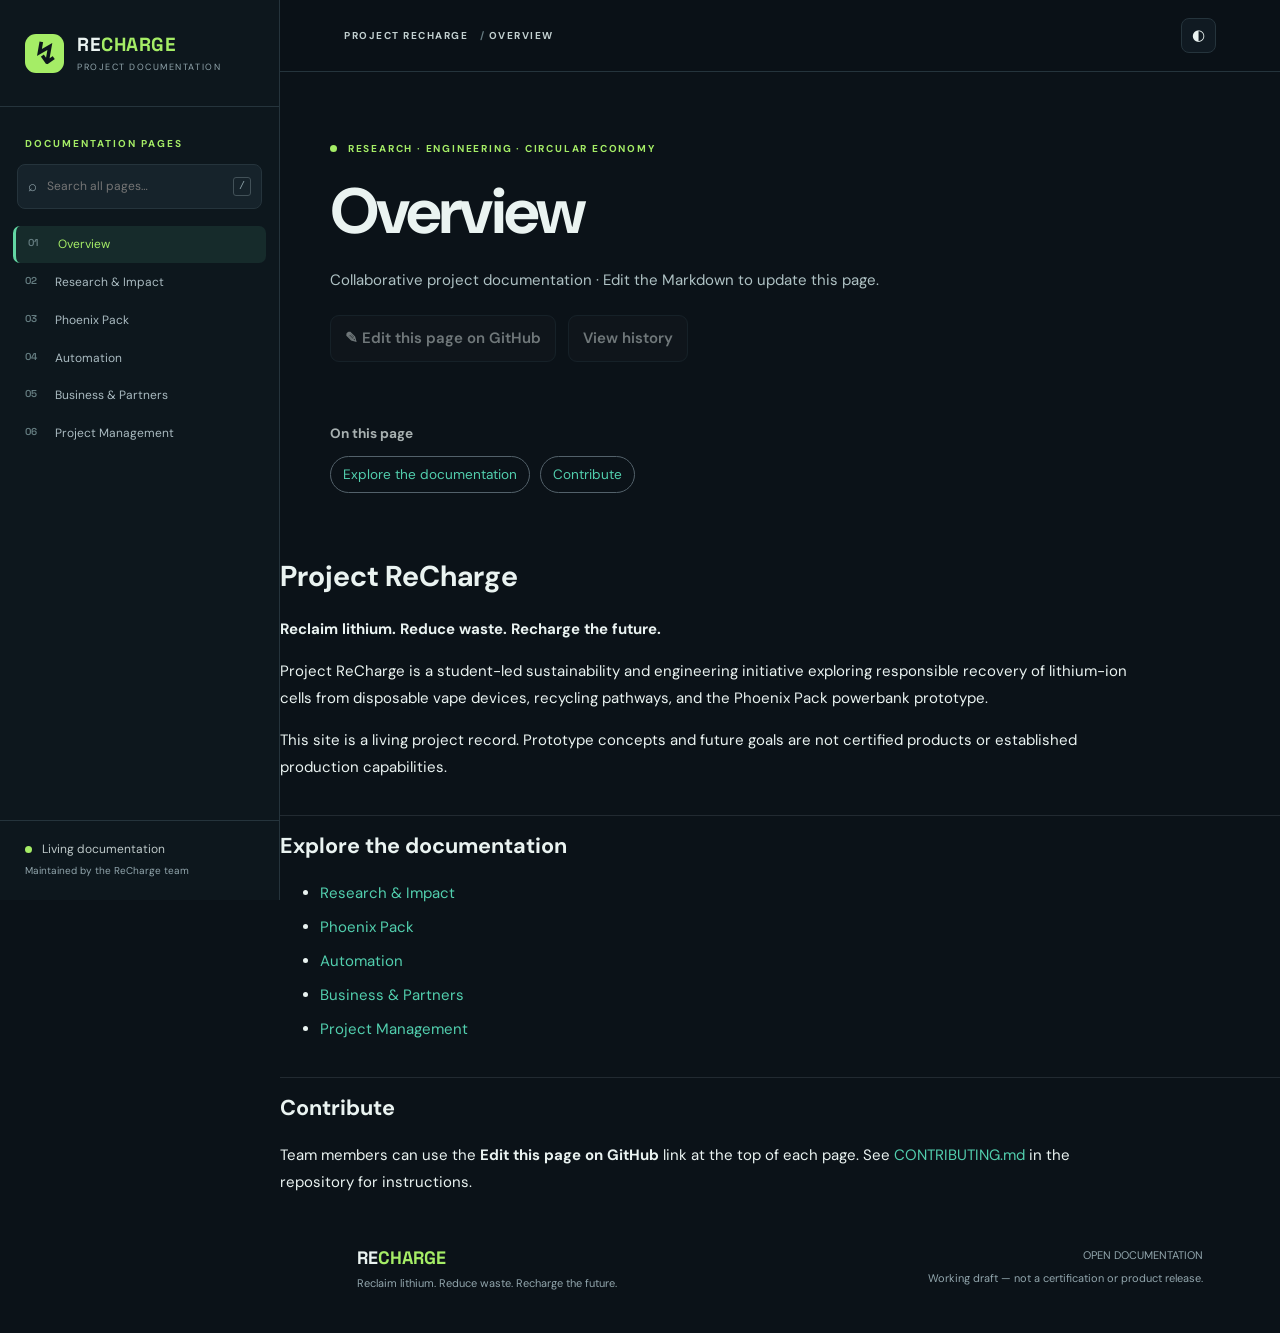
<file: index.html>
<!doctype html><html lang="en"><head><meta charset="utf-8"><meta name="viewport" content="width=device-width,initial-scale=1"><meta name="description" content="Project ReCharge Overview documentation"><title>Overview | Project ReCharge</title><link rel="stylesheet" href="styles.css"></head><body><div class="shell"><aside class="sidebar" id="sidebar"><a class="brand" href="index.html"><span class="brand-icon">↯</span><span><strong>RE<span class="accent">CHARGE</span></strong><small>PROJECT DOCUMENTATION</small></span></a><div class="side-label">DOCUMENTATION PAGES</div><div class="search-wrap"><span>⌕</span><input id="search" type="search" placeholder="Search all pages…" aria-label="Search documentation"><kbd>/</kbd></div><nav id="navigation"><a href="index.html" data-page="index.html"><span class="num">01</span><span>Overview</span></a><a href="research.html" data-page="research.html"><span class="num">02</span><span>Research &amp; Impact</span></a><a href="product.html" data-page="product.html"><span class="num">03</span><span>Phoenix Pack</span></a><a href="automation.html" data-page="automation.html"><span class="num">04</span><span>Automation</span></a><a href="business.html" data-page="business.html"><span class="num">05</span><span>Business &amp; Partners</span></a><a href="management.html" data-page="management.html"><span class="num">06</span><span>Project Management</span></a></nav><div class="side-footer"><span class="status-dot"></span> Living documentation<p>Maintained by the ReCharge team</p></div></aside><div class="main-column"><header class="topbar"><button class="menu-btn" id="menu" aria-label="Toggle navigation">☰</button><div class="crumb">PROJECT RECHARGE <span>/</span> OVERVIEW</div><div class="top-actions"><button id="theme" aria-label="Toggle theme">◐</button></div></header><main><section class="page-hero"><div class="eyebrow"><span class="live-dot"></span> RESEARCH · ENGINEERING · CIRCULAR ECONOMY</div><h1>Overview</h1><p class="hero-copy">Collaborative project documentation · Edit the Markdown to update this page.</p><div class="edit-actions"><a id="edit-link" href="#" target="_blank" rel="noopener noreferrer">✎ Edit this page on GitHub</a><a id="history-link" href="#" target="_blank" rel="noopener noreferrer">View history</a></div></section><div id="results" class="results" hidden></div><div id="page-content"><p>Loading documentation…</p></div><footer><div><strong>RE<span class="accent">CHARGE</span></strong><p>Reclaim lithium. Reduce waste. Recharge the future.</p></div><div><span>OPEN DOCUMENTATION</span><p>Working draft — not a certification or product release.</p></div></footer></main></div></div><div class="mobile-overlay" id="overlay"></div><script src="site-config.js"></script><script src="script.js"></script></body></html>
</file>
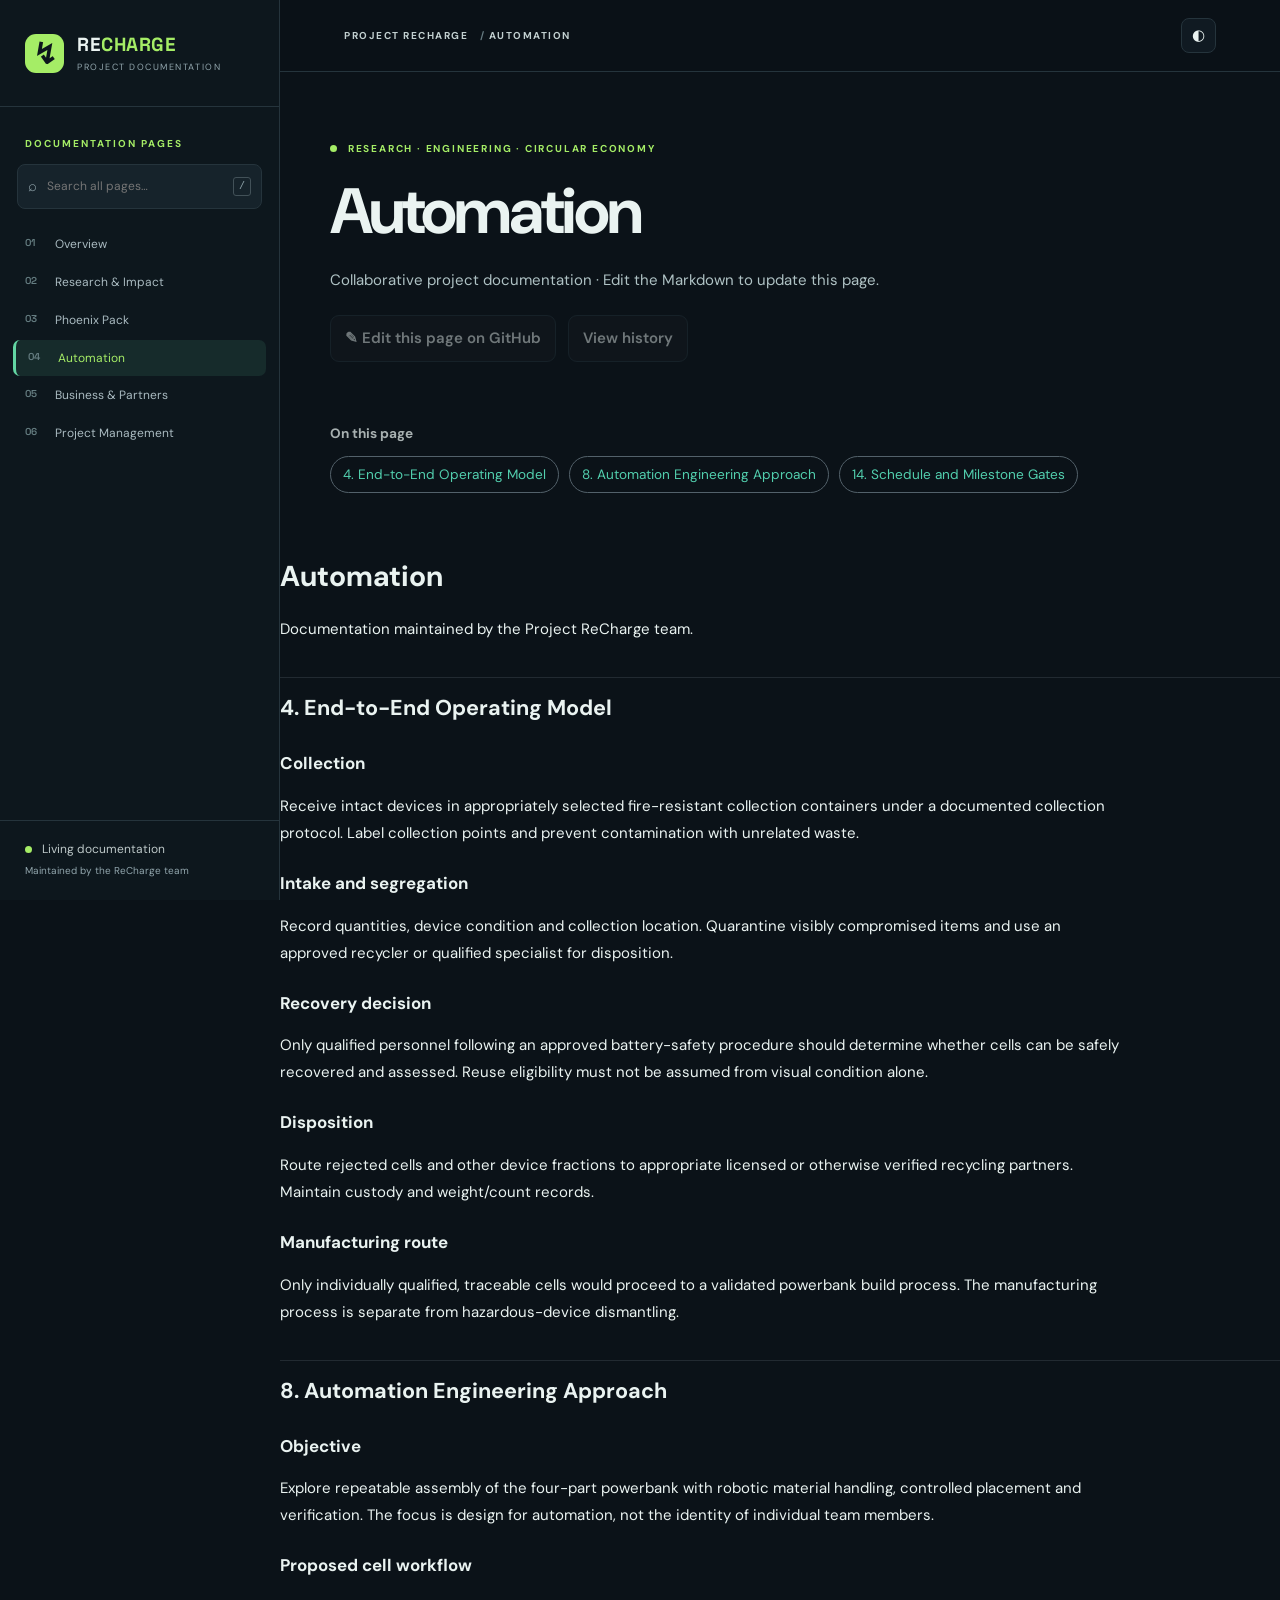
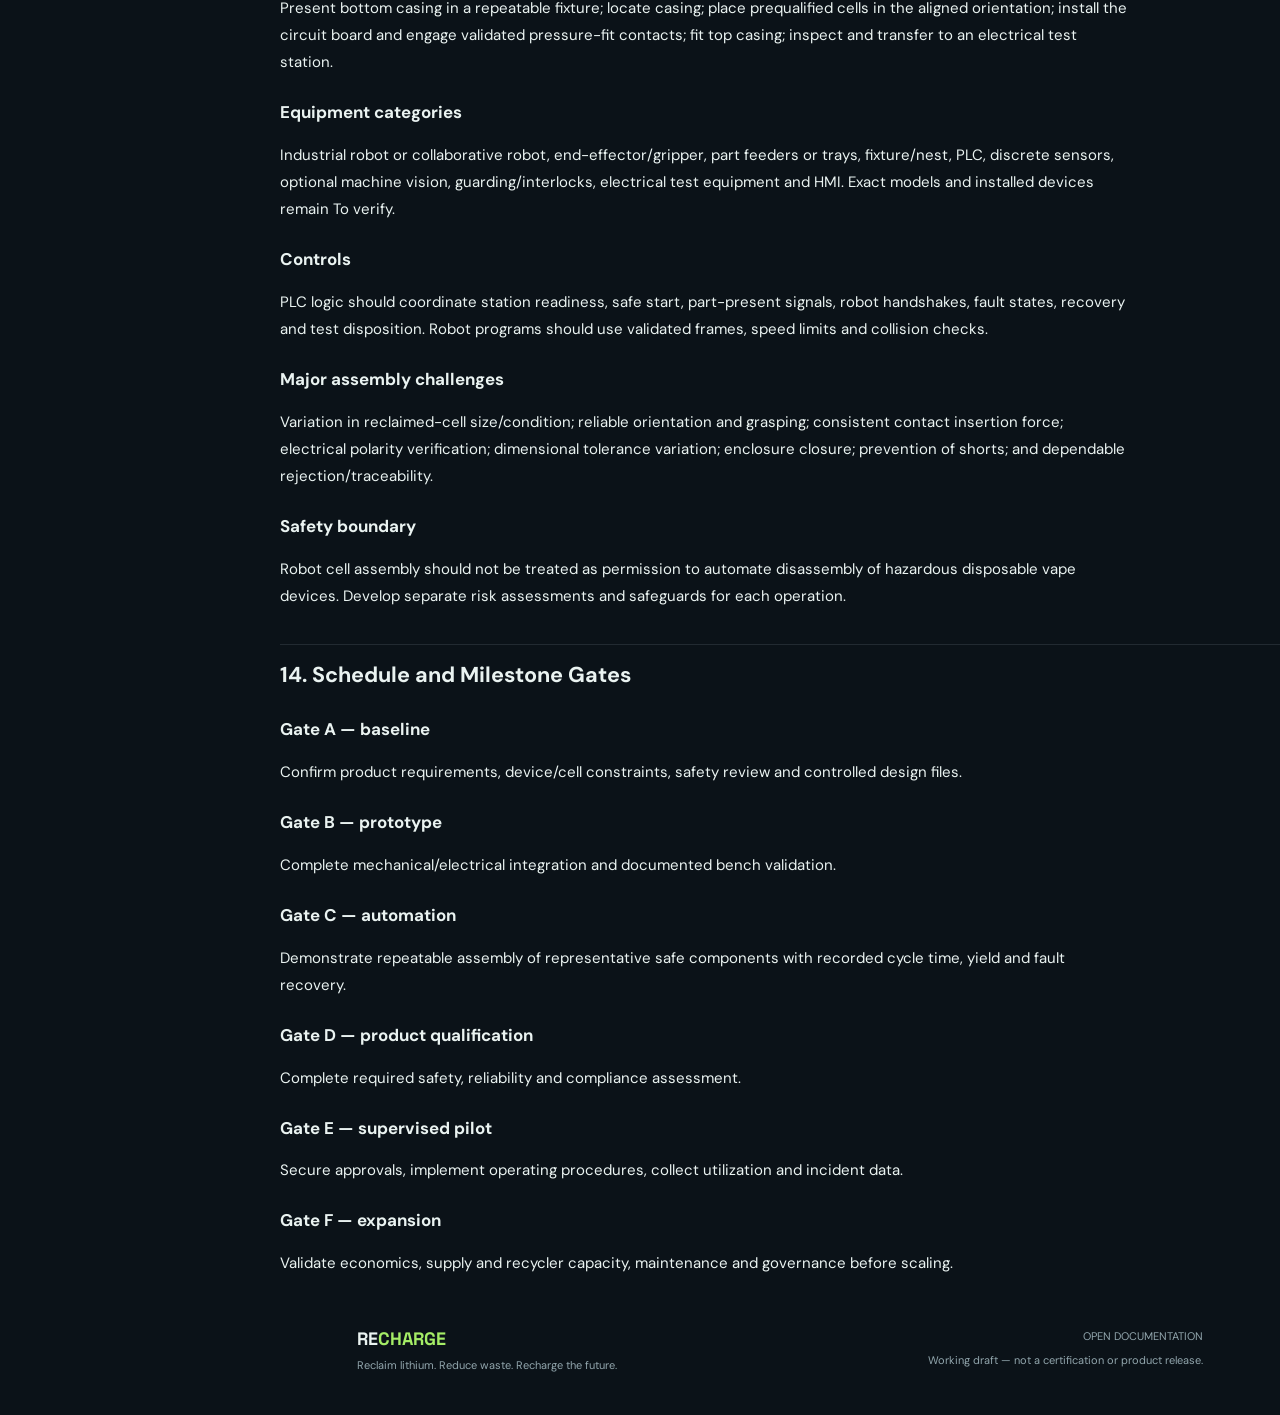
<file: automation.html>
<!doctype html><html lang="en"><head><meta charset="utf-8"><meta name="viewport" content="width=device-width,initial-scale=1"><meta name="description" content="Project ReCharge Automation documentation"><title>Automation | Project ReCharge</title><link rel="stylesheet" href="styles.css"></head><body><div class="shell"><aside class="sidebar" id="sidebar"><a class="brand" href="index.html"><span class="brand-icon">↯</span><span><strong>RE<span class="accent">CHARGE</span></strong><small>PROJECT DOCUMENTATION</small></span></a><div class="side-label">DOCUMENTATION PAGES</div><div class="search-wrap"><span>⌕</span><input id="search" type="search" placeholder="Search all pages…" aria-label="Search documentation"><kbd>/</kbd></div><nav id="navigation"><a href="index.html" data-page="index.html"><span class="num">01</span><span>Overview</span></a><a href="research.html" data-page="research.html"><span class="num">02</span><span>Research &amp; Impact</span></a><a href="product.html" data-page="product.html"><span class="num">03</span><span>Phoenix Pack</span></a><a href="automation.html" data-page="automation.html"><span class="num">04</span><span>Automation</span></a><a href="business.html" data-page="business.html"><span class="num">05</span><span>Business &amp; Partners</span></a><a href="management.html" data-page="management.html"><span class="num">06</span><span>Project Management</span></a></nav><div class="side-footer"><span class="status-dot"></span> Living documentation<p>Maintained by the ReCharge team</p></div></aside><div class="main-column"><header class="topbar"><button class="menu-btn" id="menu" aria-label="Toggle navigation">☰</button><div class="crumb">PROJECT RECHARGE <span>/</span> AUTOMATION</div><div class="top-actions"><button id="theme" aria-label="Toggle theme">◐</button></div></header><main><section class="page-hero"><div class="eyebrow"><span class="live-dot"></span> RESEARCH · ENGINEERING · CIRCULAR ECONOMY</div><h1>Automation</h1><p class="hero-copy">Collaborative project documentation · Edit the Markdown to update this page.</p><div class="edit-actions"><a id="edit-link" href="#" target="_blank" rel="noopener noreferrer">✎ Edit this page on GitHub</a><a id="history-link" href="#" target="_blank" rel="noopener noreferrer">View history</a></div></section><div id="results" class="results" hidden></div><div id="page-content"><p>Loading documentation…</p></div><footer><div><strong>RE<span class="accent">CHARGE</span></strong><p>Reclaim lithium. Reduce waste. Recharge the future.</p></div><div><span>OPEN DOCUMENTATION</span><p>Working draft — not a certification or product release.</p></div></footer></main></div></div><div class="mobile-overlay" id="overlay"></div><script src="site-config.js"></script><script src="script.js"></script></body></html>
</file>
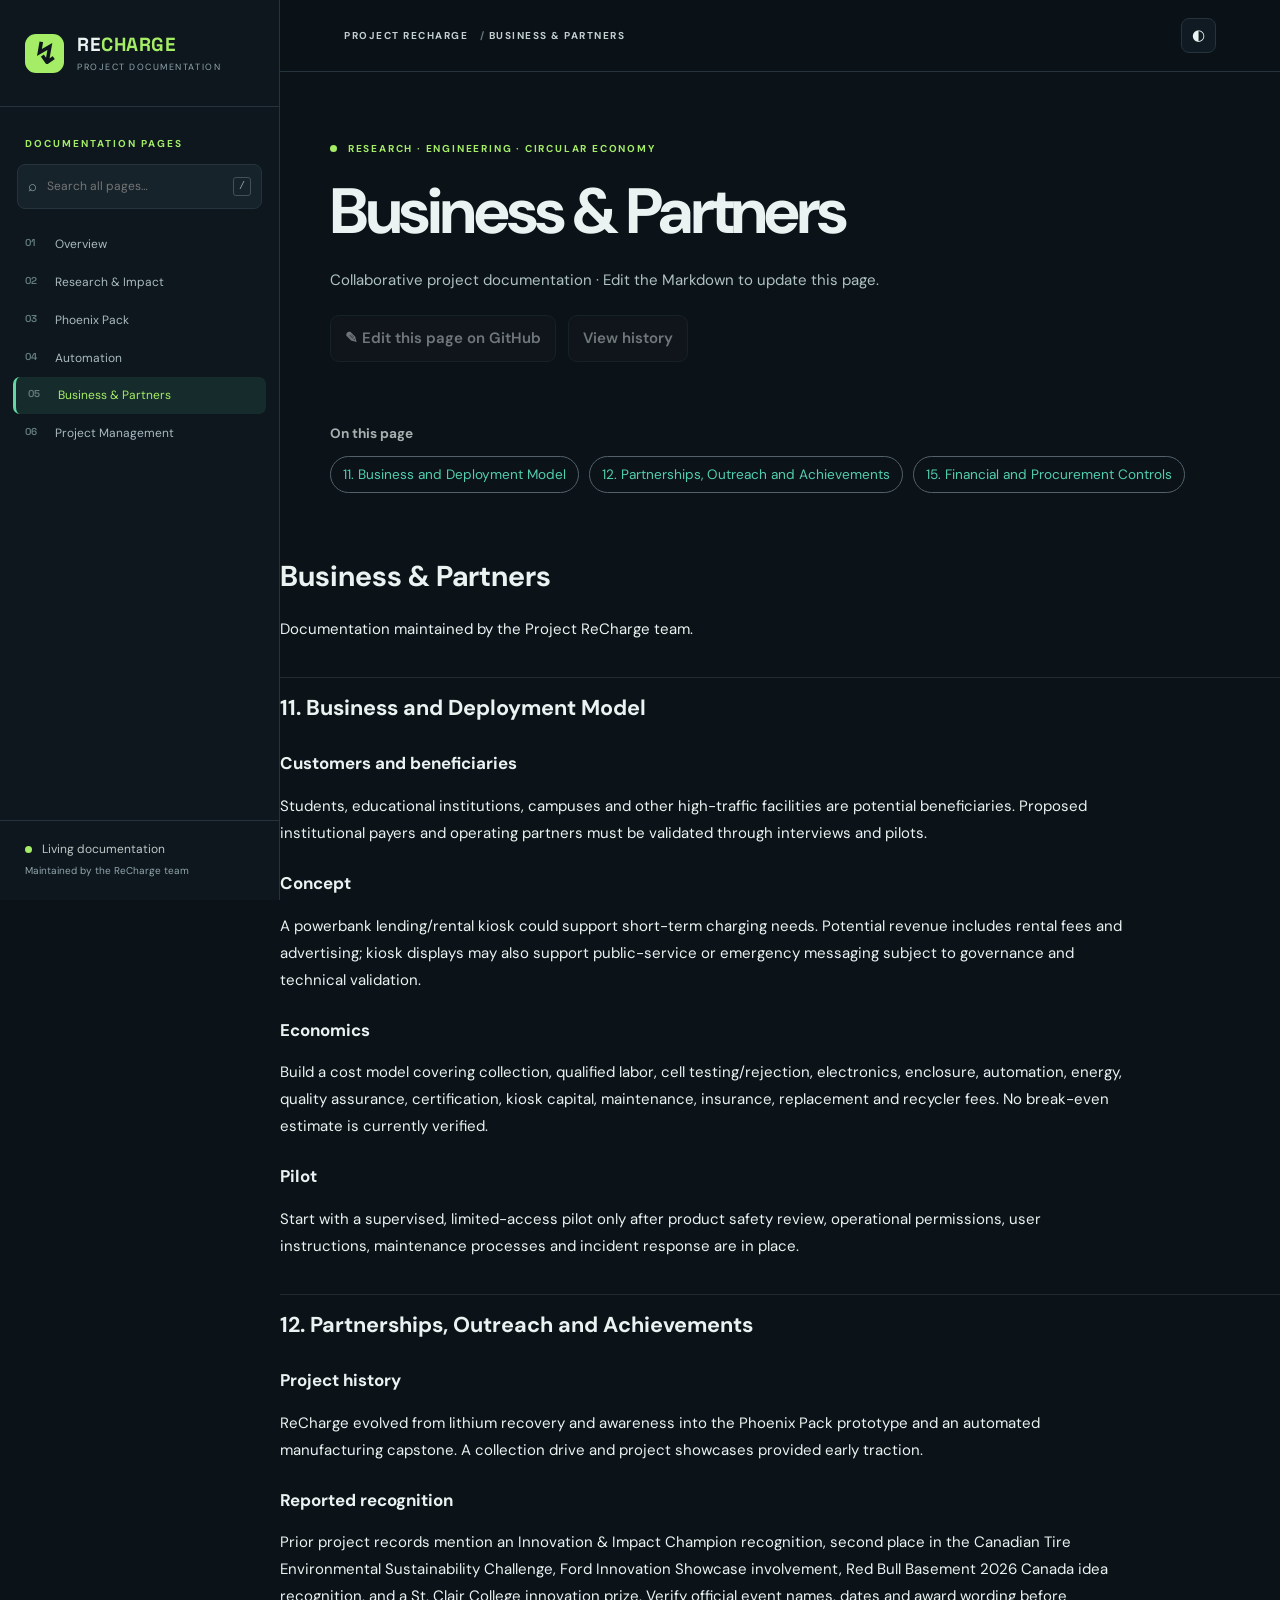
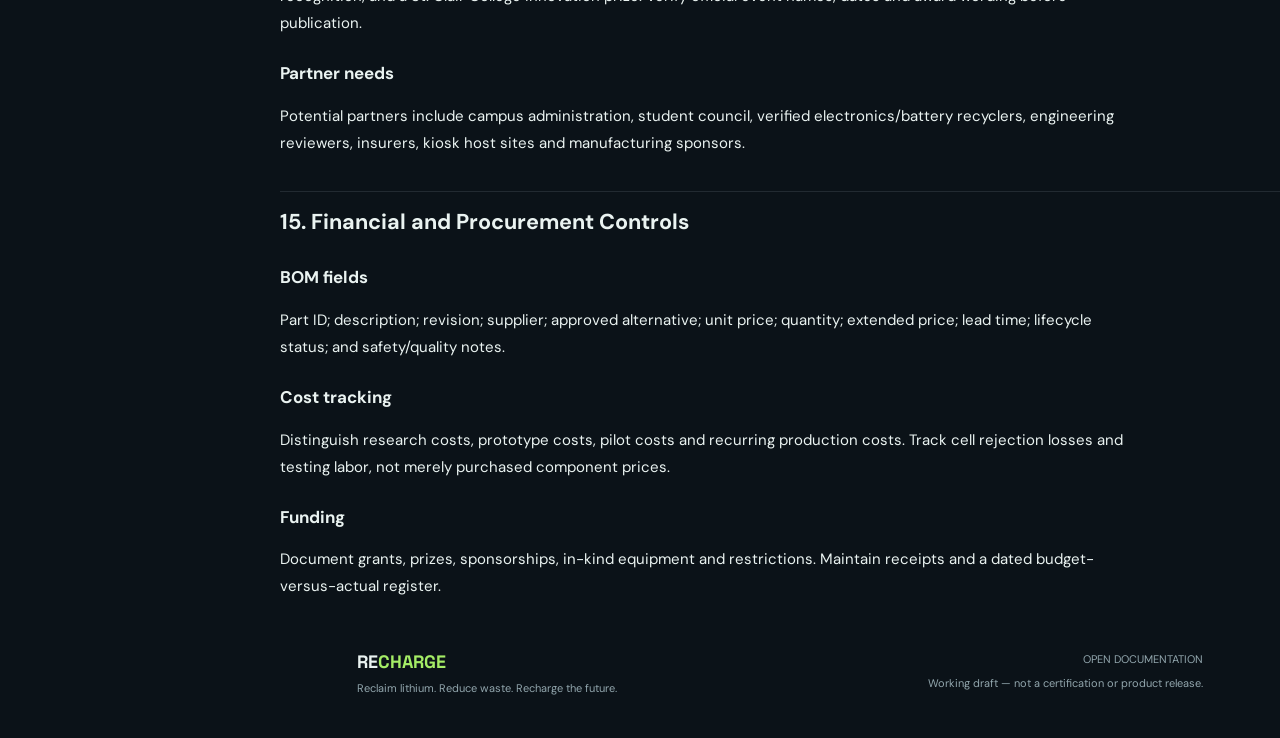
<file: business.html>
<!doctype html><html lang="en"><head><meta charset="utf-8"><meta name="viewport" content="width=device-width,initial-scale=1"><meta name="description" content="Project ReCharge Business &amp; Partners documentation"><title>Business &amp; Partners | Project ReCharge</title><link rel="stylesheet" href="styles.css"></head><body><div class="shell"><aside class="sidebar" id="sidebar"><a class="brand" href="index.html"><span class="brand-icon">↯</span><span><strong>RE<span class="accent">CHARGE</span></strong><small>PROJECT DOCUMENTATION</small></span></a><div class="side-label">DOCUMENTATION PAGES</div><div class="search-wrap"><span>⌕</span><input id="search" type="search" placeholder="Search all pages…" aria-label="Search documentation"><kbd>/</kbd></div><nav id="navigation"><a href="index.html" data-page="index.html"><span class="num">01</span><span>Overview</span></a><a href="research.html" data-page="research.html"><span class="num">02</span><span>Research &amp; Impact</span></a><a href="product.html" data-page="product.html"><span class="num">03</span><span>Phoenix Pack</span></a><a href="automation.html" data-page="automation.html"><span class="num">04</span><span>Automation</span></a><a href="business.html" data-page="business.html"><span class="num">05</span><span>Business &amp; Partners</span></a><a href="management.html" data-page="management.html"><span class="num">06</span><span>Project Management</span></a></nav><div class="side-footer"><span class="status-dot"></span> Living documentation<p>Maintained by the ReCharge team</p></div></aside><div class="main-column"><header class="topbar"><button class="menu-btn" id="menu" aria-label="Toggle navigation">☰</button><div class="crumb">PROJECT RECHARGE <span>/</span> BUSINESS &amp; PARTNERS</div><div class="top-actions"><button id="theme" aria-label="Toggle theme">◐</button></div></header><main><section class="page-hero"><div class="eyebrow"><span class="live-dot"></span> RESEARCH · ENGINEERING · CIRCULAR ECONOMY</div><h1>Business &amp; Partners</h1><p class="hero-copy">Collaborative project documentation · Edit the Markdown to update this page.</p><div class="edit-actions"><a id="edit-link" href="#" target="_blank" rel="noopener noreferrer">✎ Edit this page on GitHub</a><a id="history-link" href="#" target="_blank" rel="noopener noreferrer">View history</a></div></section><div id="results" class="results" hidden></div><div id="page-content"><p>Loading documentation…</p></div><footer><div><strong>RE<span class="accent">CHARGE</span></strong><p>Reclaim lithium. Reduce waste. Recharge the future.</p></div><div><span>OPEN DOCUMENTATION</span><p>Working draft — not a certification or product release.</p></div></footer></main></div></div><div class="mobile-overlay" id="overlay"></div><script src="site-config.js"></script><script src="script.js"></script></body></html>
</file>
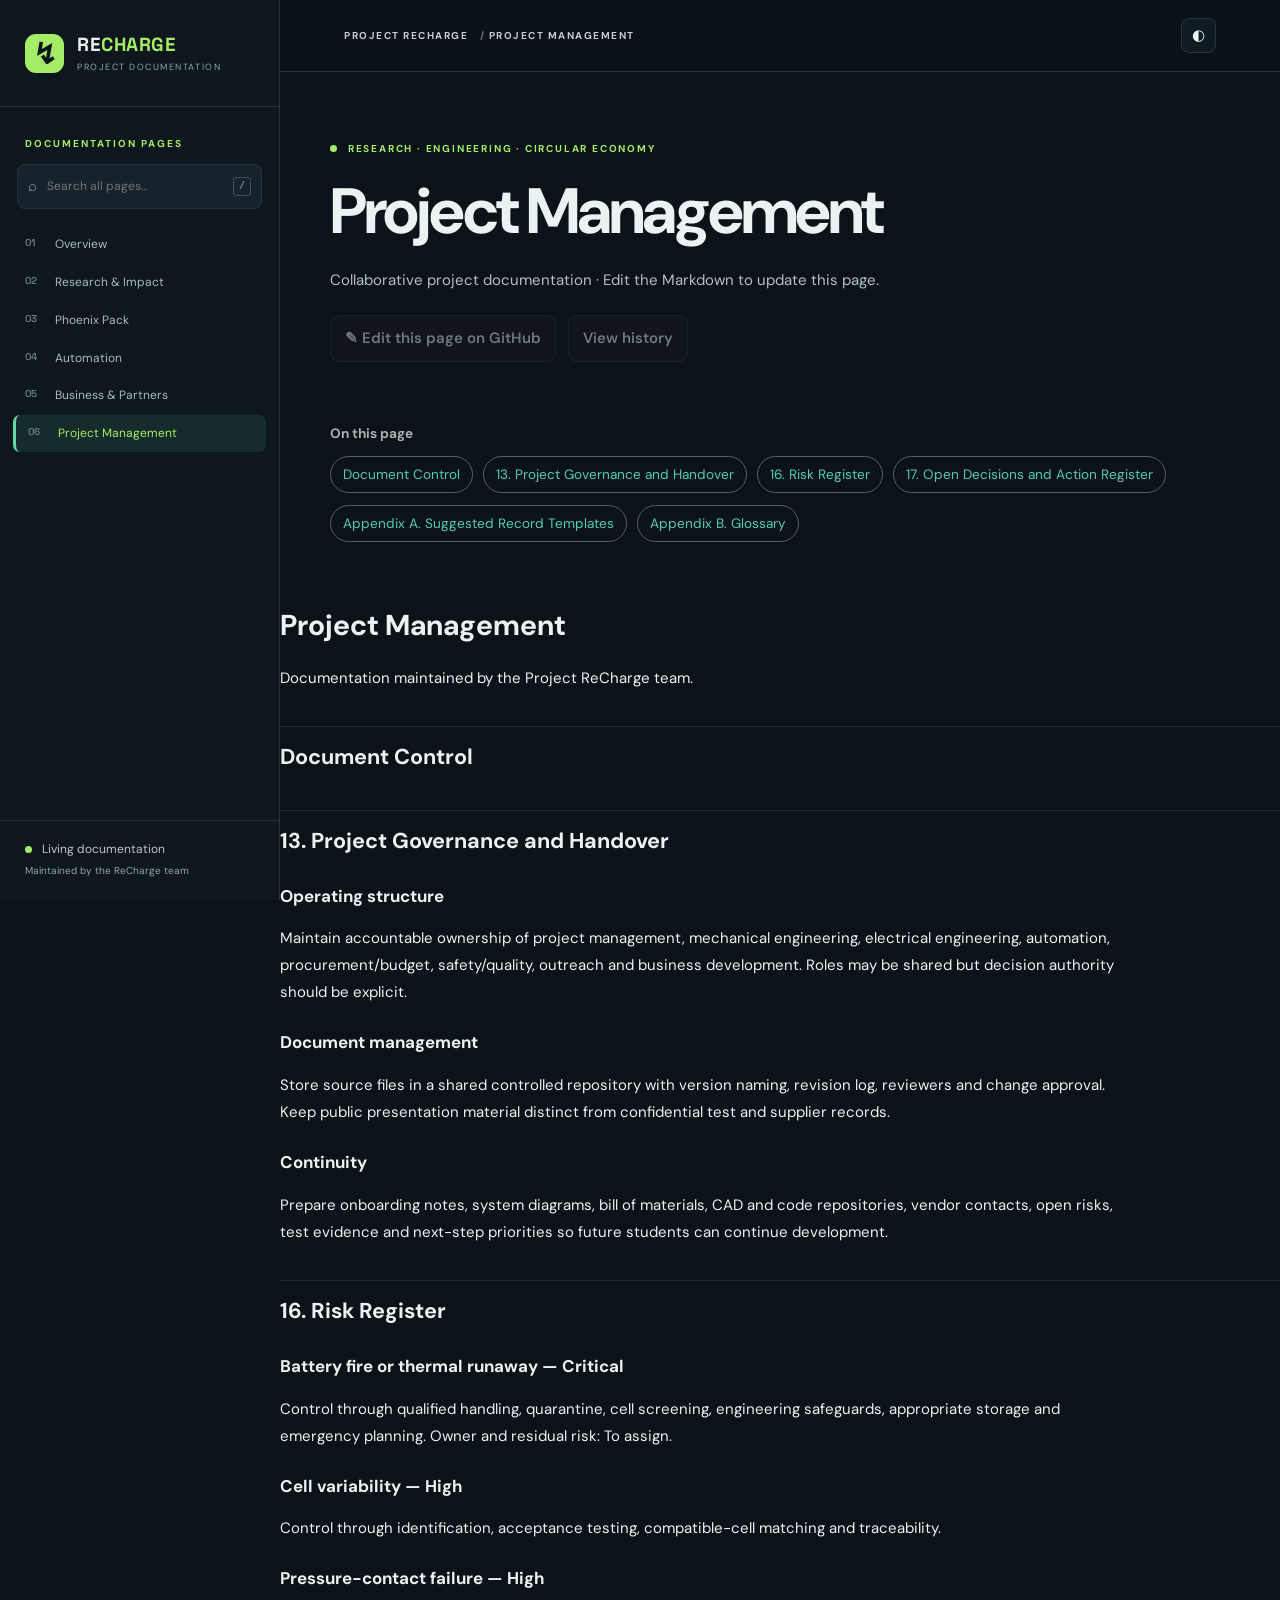
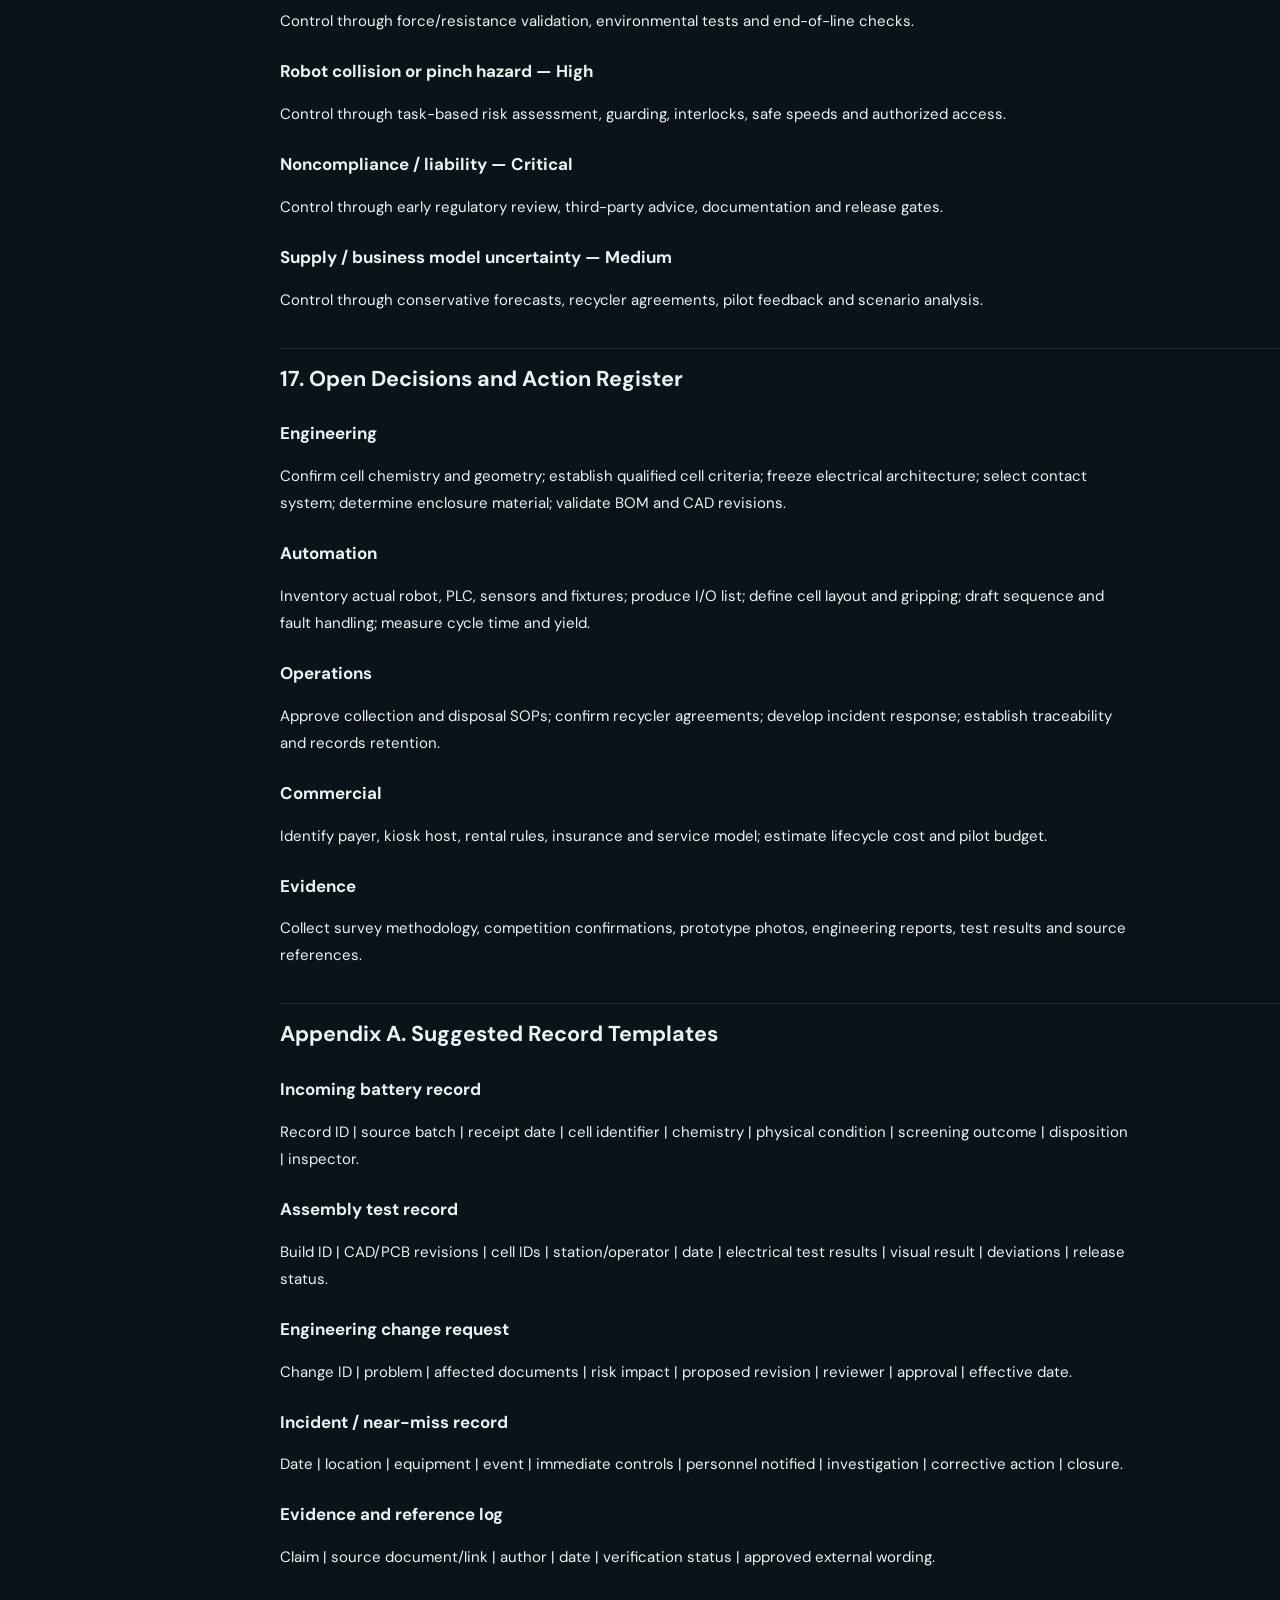
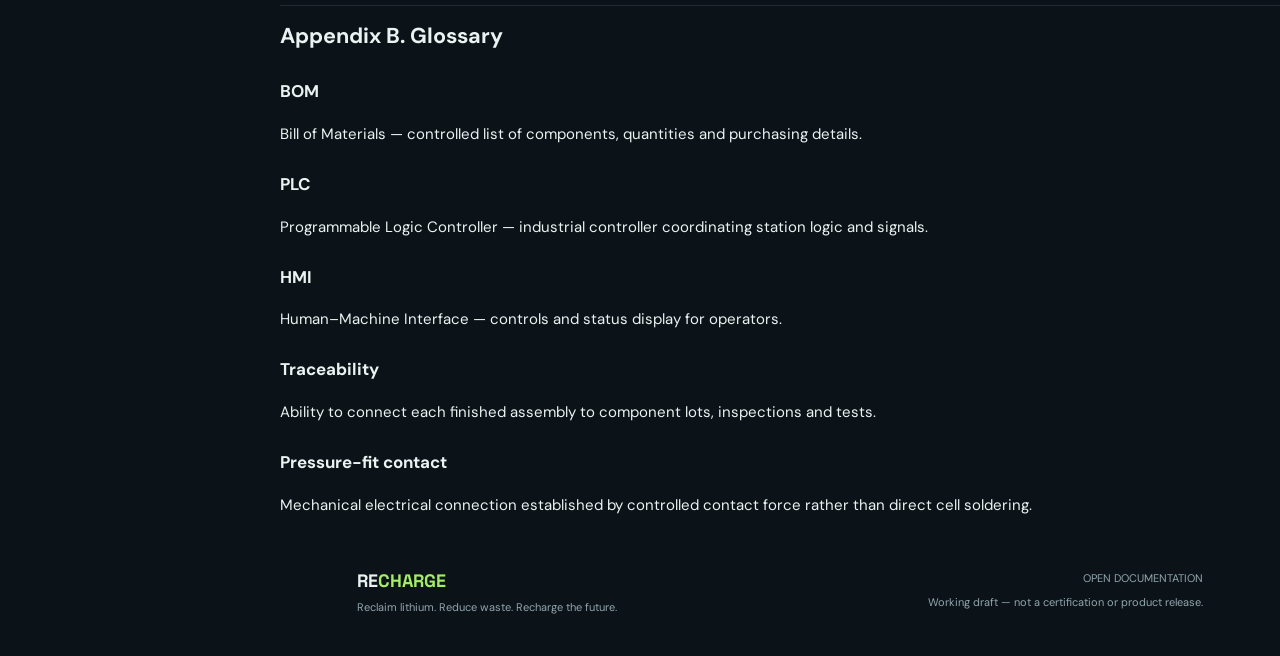
<file: management.html>
<!doctype html><html lang="en"><head><meta charset="utf-8"><meta name="viewport" content="width=device-width,initial-scale=1"><meta name="description" content="Project ReCharge Project Management documentation"><title>Project Management | Project ReCharge</title><link rel="stylesheet" href="styles.css"></head><body><div class="shell"><aside class="sidebar" id="sidebar"><a class="brand" href="index.html"><span class="brand-icon">↯</span><span><strong>RE<span class="accent">CHARGE</span></strong><small>PROJECT DOCUMENTATION</small></span></a><div class="side-label">DOCUMENTATION PAGES</div><div class="search-wrap"><span>⌕</span><input id="search" type="search" placeholder="Search all pages…" aria-label="Search documentation"><kbd>/</kbd></div><nav id="navigation"><a href="index.html" data-page="index.html"><span class="num">01</span><span>Overview</span></a><a href="research.html" data-page="research.html"><span class="num">02</span><span>Research &amp; Impact</span></a><a href="product.html" data-page="product.html"><span class="num">03</span><span>Phoenix Pack</span></a><a href="automation.html" data-page="automation.html"><span class="num">04</span><span>Automation</span></a><a href="business.html" data-page="business.html"><span class="num">05</span><span>Business &amp; Partners</span></a><a href="management.html" data-page="management.html"><span class="num">06</span><span>Project Management</span></a></nav><div class="side-footer"><span class="status-dot"></span> Living documentation<p>Maintained by the ReCharge team</p></div></aside><div class="main-column"><header class="topbar"><button class="menu-btn" id="menu" aria-label="Toggle navigation">☰</button><div class="crumb">PROJECT RECHARGE <span>/</span> PROJECT MANAGEMENT</div><div class="top-actions"><button id="theme" aria-label="Toggle theme">◐</button></div></header><main><section class="page-hero"><div class="eyebrow"><span class="live-dot"></span> RESEARCH · ENGINEERING · CIRCULAR ECONOMY</div><h1>Project Management</h1><p class="hero-copy">Collaborative project documentation · Edit the Markdown to update this page.</p><div class="edit-actions"><a id="edit-link" href="#" target="_blank" rel="noopener noreferrer">✎ Edit this page on GitHub</a><a id="history-link" href="#" target="_blank" rel="noopener noreferrer">View history</a></div></section><div id="results" class="results" hidden></div><div id="page-content"><p>Loading documentation…</p></div><footer><div><strong>RE<span class="accent">CHARGE</span></strong><p>Reclaim lithium. Reduce waste. Recharge the future.</p></div><div><span>OPEN DOCUMENTATION</span><p>Working draft — not a certification or product release.</p></div></footer></main></div></div><div class="mobile-overlay" id="overlay"></div><script src="site-config.js"></script><script src="script.js"></script></body></html>
</file>
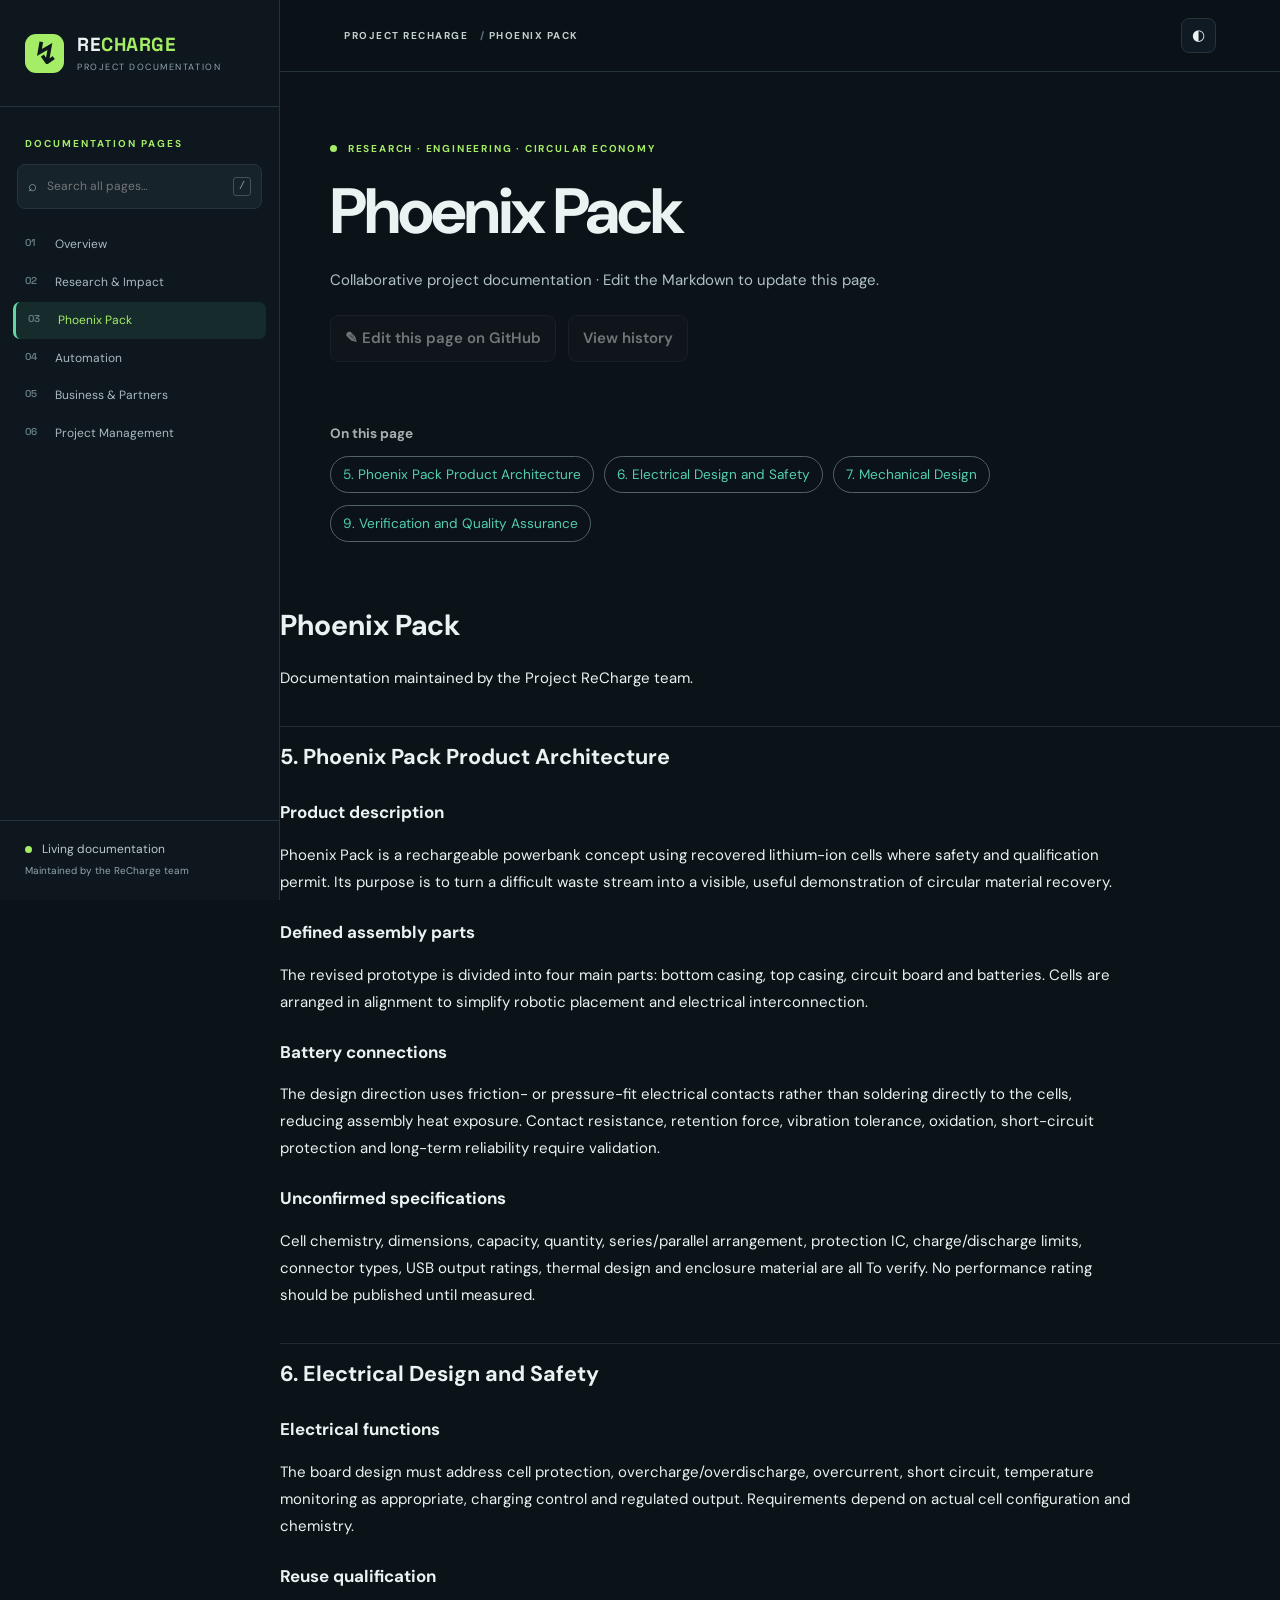
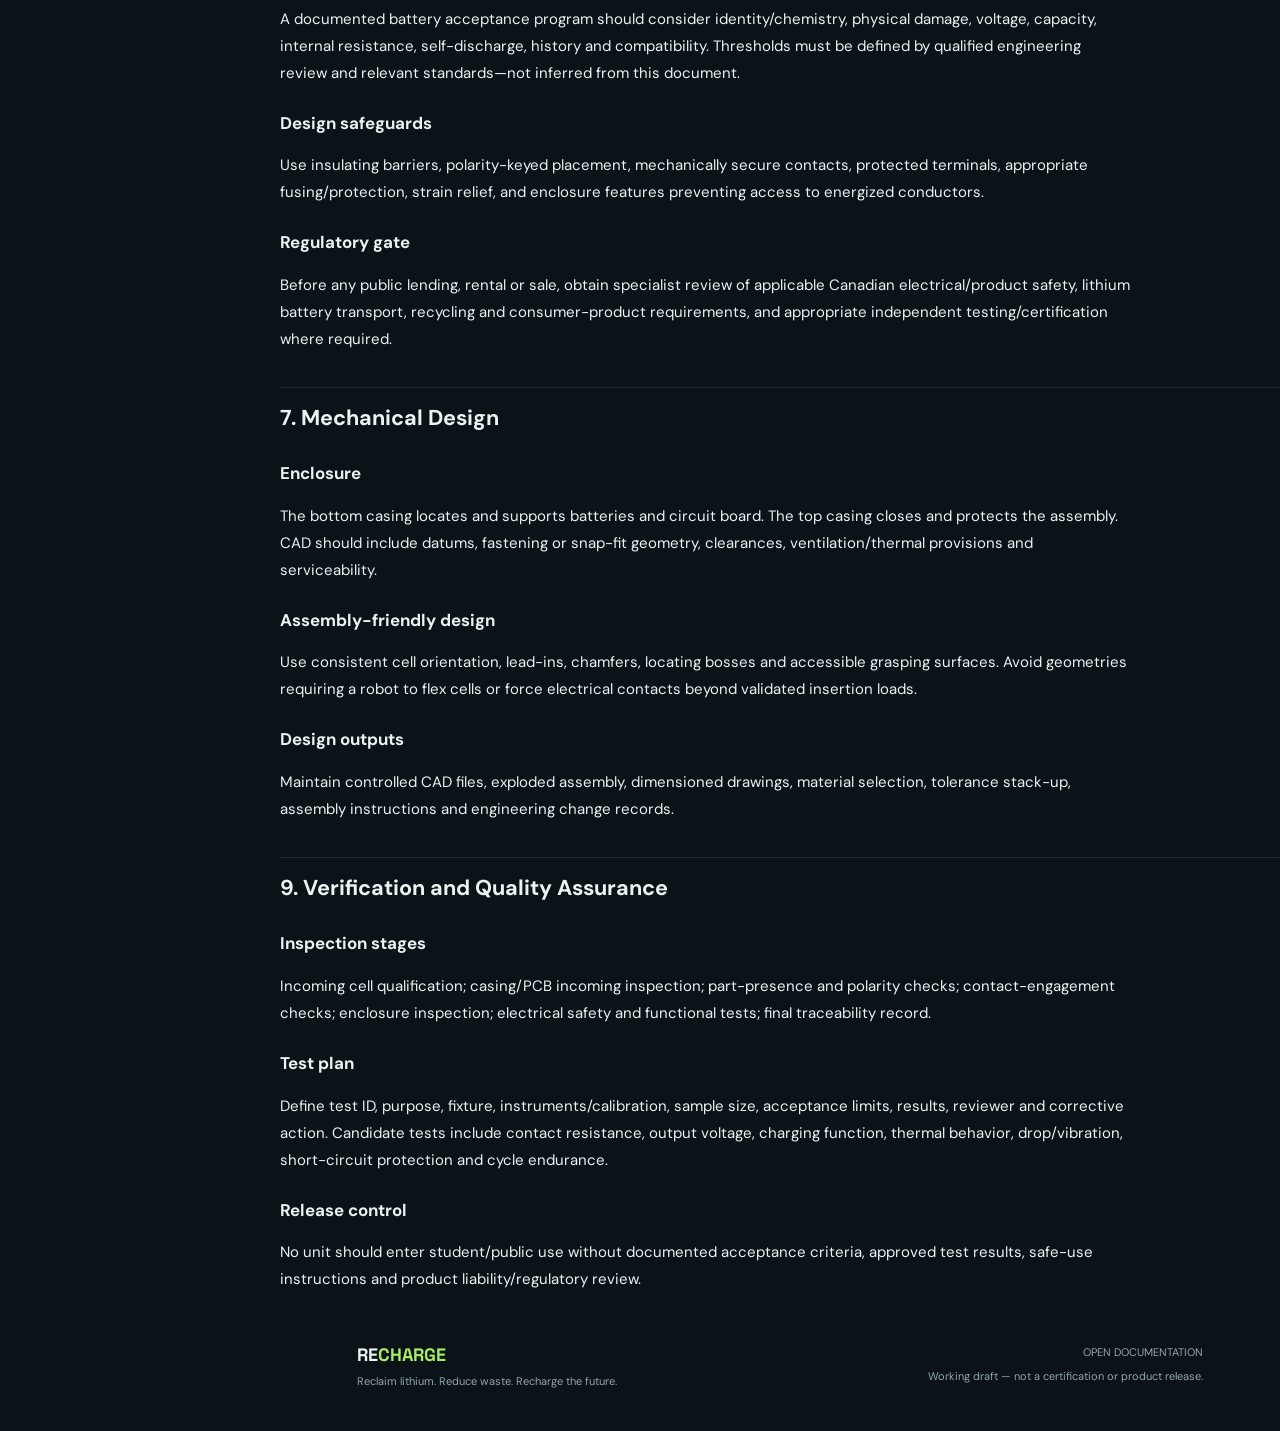
<file: product.html>
<!doctype html><html lang="en"><head><meta charset="utf-8"><meta name="viewport" content="width=device-width,initial-scale=1"><meta name="description" content="Project ReCharge Phoenix Pack documentation"><title>Phoenix Pack | Project ReCharge</title><link rel="stylesheet" href="styles.css"></head><body><div class="shell"><aside class="sidebar" id="sidebar"><a class="brand" href="index.html"><span class="brand-icon">↯</span><span><strong>RE<span class="accent">CHARGE</span></strong><small>PROJECT DOCUMENTATION</small></span></a><div class="side-label">DOCUMENTATION PAGES</div><div class="search-wrap"><span>⌕</span><input id="search" type="search" placeholder="Search all pages…" aria-label="Search documentation"><kbd>/</kbd></div><nav id="navigation"><a href="index.html" data-page="index.html"><span class="num">01</span><span>Overview</span></a><a href="research.html" data-page="research.html"><span class="num">02</span><span>Research &amp; Impact</span></a><a href="product.html" data-page="product.html"><span class="num">03</span><span>Phoenix Pack</span></a><a href="automation.html" data-page="automation.html"><span class="num">04</span><span>Automation</span></a><a href="business.html" data-page="business.html"><span class="num">05</span><span>Business &amp; Partners</span></a><a href="management.html" data-page="management.html"><span class="num">06</span><span>Project Management</span></a></nav><div class="side-footer"><span class="status-dot"></span> Living documentation<p>Maintained by the ReCharge team</p></div></aside><div class="main-column"><header class="topbar"><button class="menu-btn" id="menu" aria-label="Toggle navigation">☰</button><div class="crumb">PROJECT RECHARGE <span>/</span> PHOENIX PACK</div><div class="top-actions"><button id="theme" aria-label="Toggle theme">◐</button></div></header><main><section class="page-hero"><div class="eyebrow"><span class="live-dot"></span> RESEARCH · ENGINEERING · CIRCULAR ECONOMY</div><h1>Phoenix Pack</h1><p class="hero-copy">Collaborative project documentation · Edit the Markdown to update this page.</p><div class="edit-actions"><a id="edit-link" href="#" target="_blank" rel="noopener noreferrer">✎ Edit this page on GitHub</a><a id="history-link" href="#" target="_blank" rel="noopener noreferrer">View history</a></div></section><div id="results" class="results" hidden></div><div id="page-content"><p>Loading documentation…</p></div><footer><div><strong>RE<span class="accent">CHARGE</span></strong><p>Reclaim lithium. Reduce waste. Recharge the future.</p></div><div><span>OPEN DOCUMENTATION</span><p>Working draft — not a certification or product release.</p></div></footer></main></div></div><div class="mobile-overlay" id="overlay"></div><script src="site-config.js"></script><script src="script.js"></script></body></html>
</file>
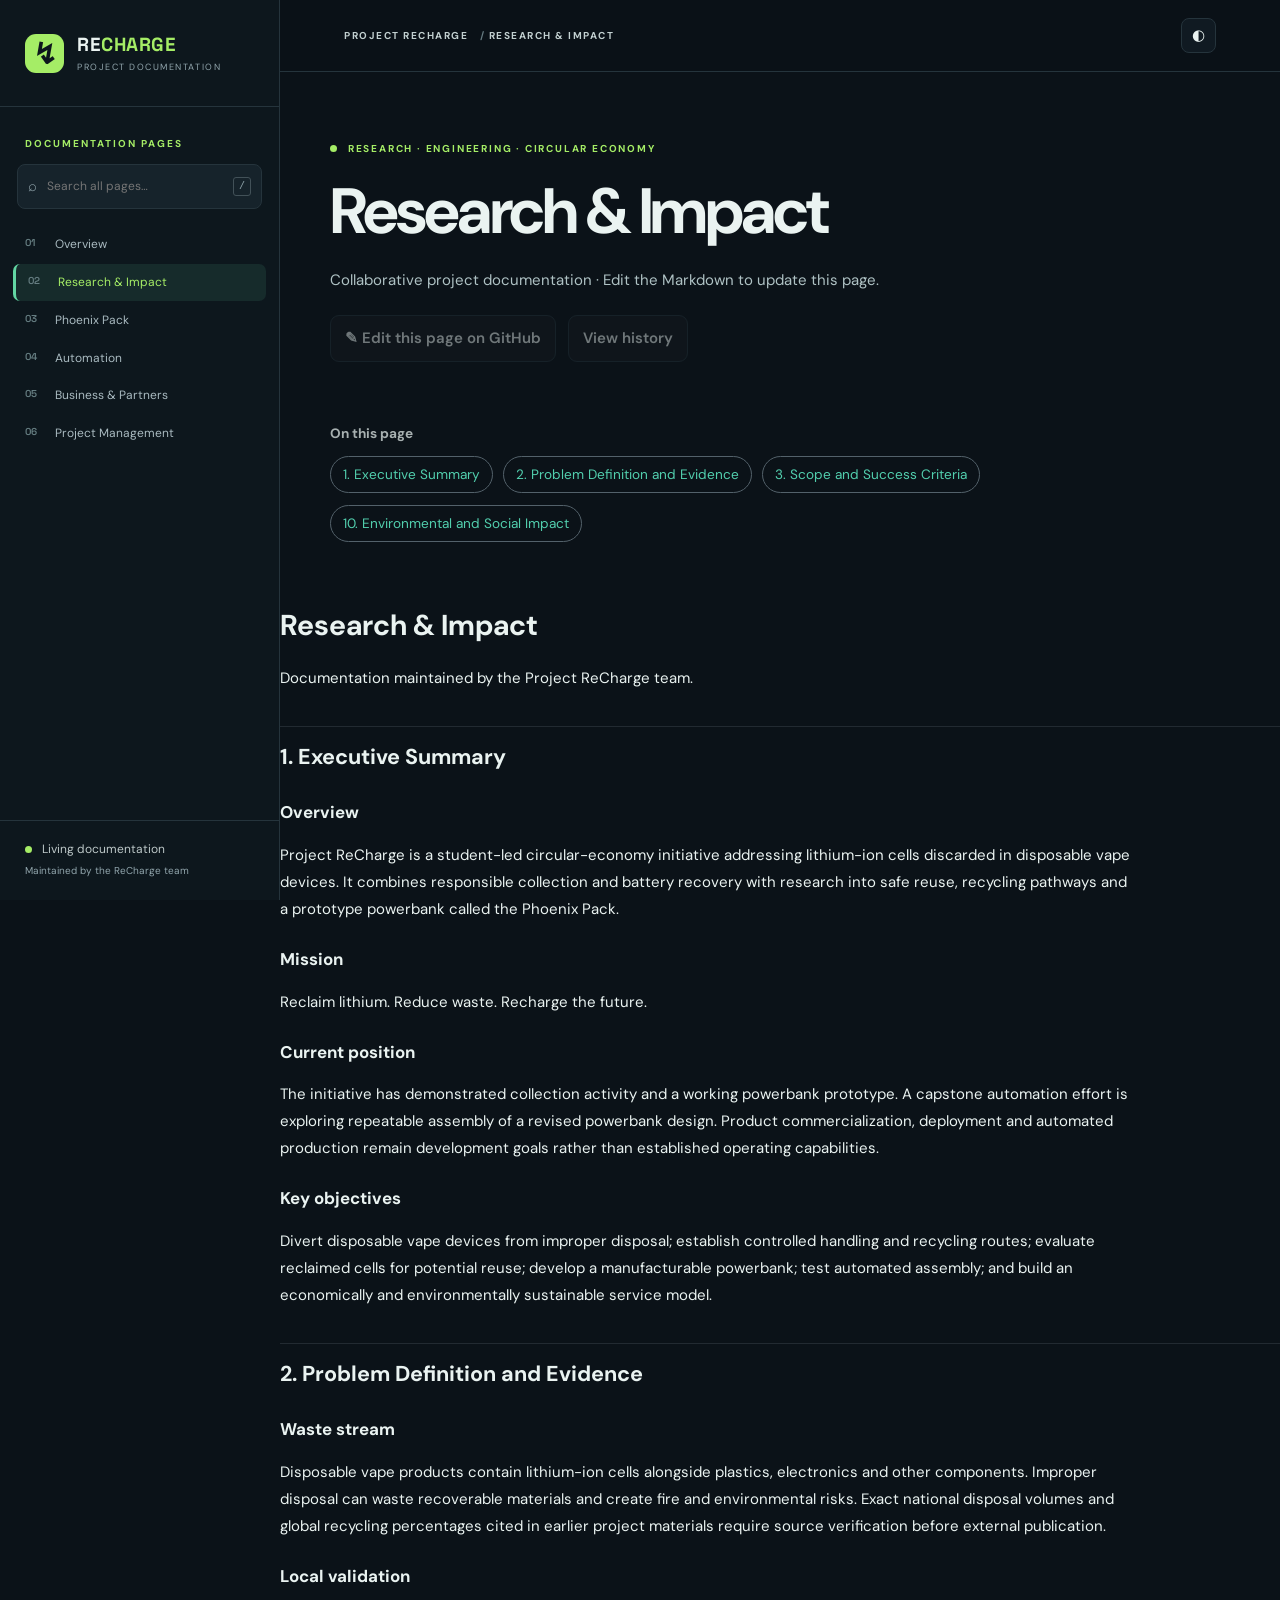
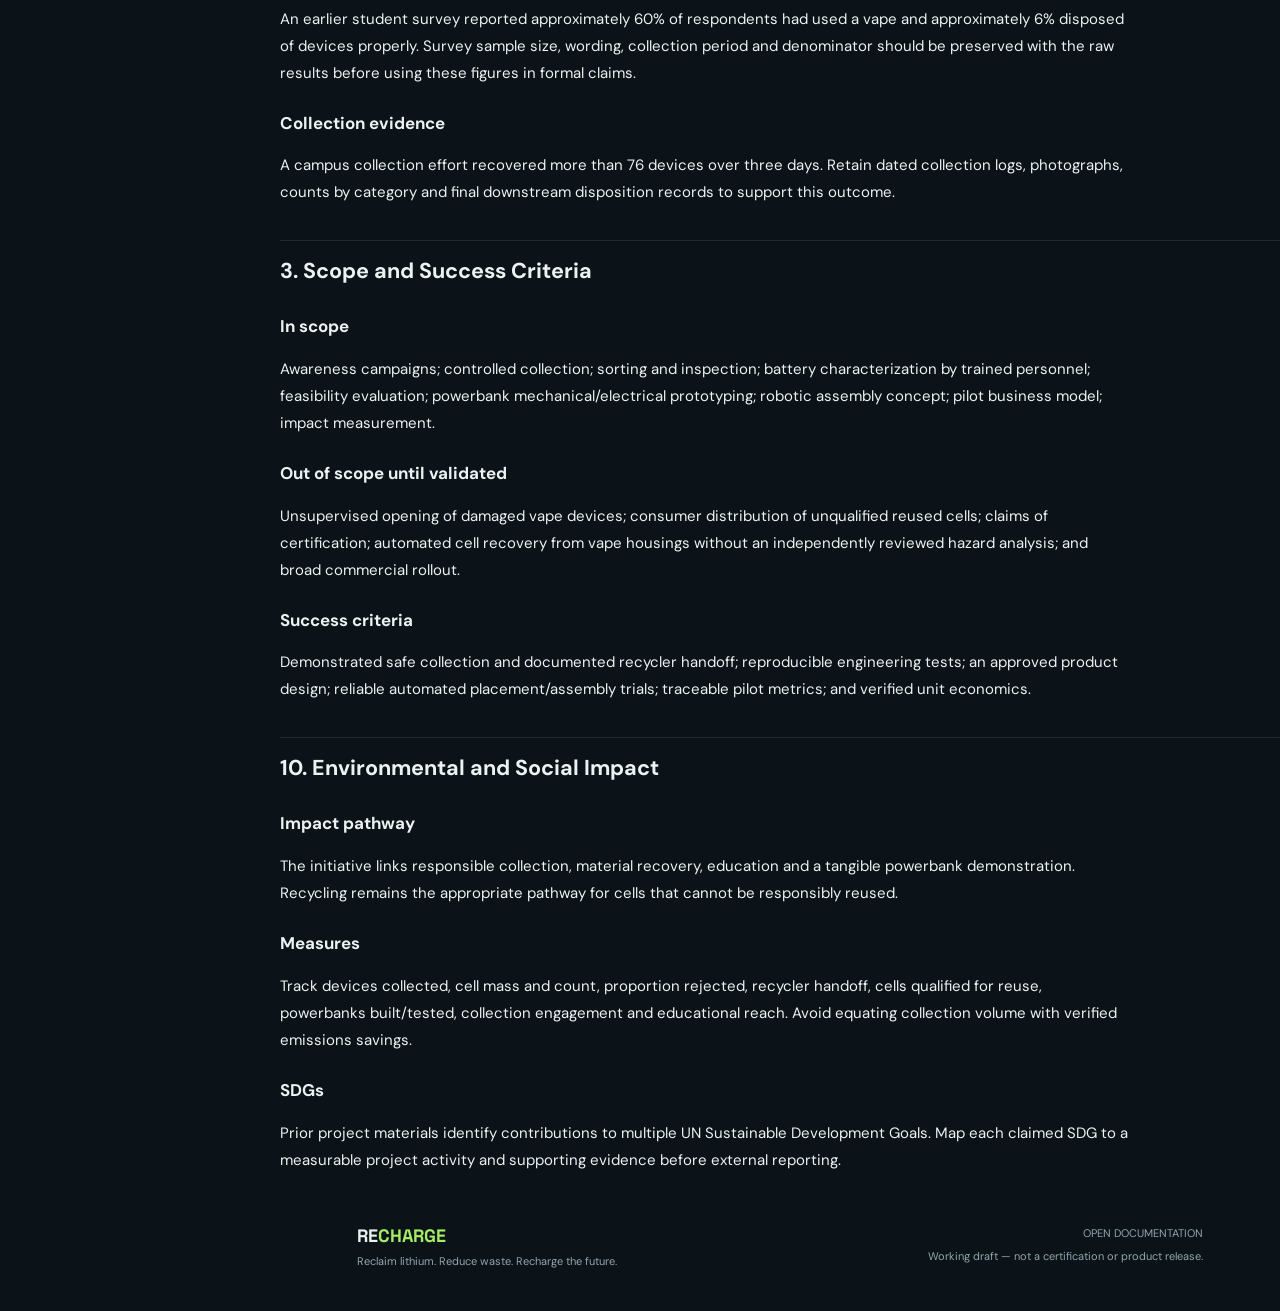
<file: research.html>
<!doctype html><html lang="en"><head><meta charset="utf-8"><meta name="viewport" content="width=device-width,initial-scale=1"><meta name="description" content="Project ReCharge Research &amp; Impact documentation"><title>Research &amp; Impact | Project ReCharge</title><link rel="stylesheet" href="styles.css"></head><body><div class="shell"><aside class="sidebar" id="sidebar"><a class="brand" href="index.html"><span class="brand-icon">↯</span><span><strong>RE<span class="accent">CHARGE</span></strong><small>PROJECT DOCUMENTATION</small></span></a><div class="side-label">DOCUMENTATION PAGES</div><div class="search-wrap"><span>⌕</span><input id="search" type="search" placeholder="Search all pages…" aria-label="Search documentation"><kbd>/</kbd></div><nav id="navigation"><a href="index.html" data-page="index.html"><span class="num">01</span><span>Overview</span></a><a href="research.html" data-page="research.html"><span class="num">02</span><span>Research &amp; Impact</span></a><a href="product.html" data-page="product.html"><span class="num">03</span><span>Phoenix Pack</span></a><a href="automation.html" data-page="automation.html"><span class="num">04</span><span>Automation</span></a><a href="business.html" data-page="business.html"><span class="num">05</span><span>Business &amp; Partners</span></a><a href="management.html" data-page="management.html"><span class="num">06</span><span>Project Management</span></a></nav><div class="side-footer"><span class="status-dot"></span> Living documentation<p>Maintained by the ReCharge team</p></div></aside><div class="main-column"><header class="topbar"><button class="menu-btn" id="menu" aria-label="Toggle navigation">☰</button><div class="crumb">PROJECT RECHARGE <span>/</span> RESEARCH &amp; IMPACT</div><div class="top-actions"><button id="theme" aria-label="Toggle theme">◐</button></div></header><main><section class="page-hero"><div class="eyebrow"><span class="live-dot"></span> RESEARCH · ENGINEERING · CIRCULAR ECONOMY</div><h1>Research &amp; Impact</h1><p class="hero-copy">Collaborative project documentation · Edit the Markdown to update this page.</p><div class="edit-actions"><a id="edit-link" href="#" target="_blank" rel="noopener noreferrer">✎ Edit this page on GitHub</a><a id="history-link" href="#" target="_blank" rel="noopener noreferrer">View history</a></div></section><div id="results" class="results" hidden></div><div id="page-content"><p>Loading documentation…</p></div><footer><div><strong>RE<span class="accent">CHARGE</span></strong><p>Reclaim lithium. Reduce waste. Recharge the future.</p></div><div><span>OPEN DOCUMENTATION</span><p>Working draft — not a certification or product release.</p></div></footer></main></div></div><div class="mobile-overlay" id="overlay"></div><script src="site-config.js"></script><script src="script.js"></script></body></html>
</file>
<file: styles.css>
@import url('https://fonts.googleapis.com/css2?family=DM+Sans:wght@400;500;600;700&family=Space+Grotesk:wght@400;500;600;700&display=swap');:root{--bg:#0b1218;--panel:#101a22;--panel2:#14212a;--border:#25343c;--text:#eaf3f1;--muted:#92a6ad;--accent:#a5ed66;--accent2:#6dd6b3;--sidebar:#0d171d}*{box-sizing:border-box}html{scroll-behavior:smooth;scroll-padding-top:92px}body{margin:0;background:var(--bg);color:var(--text);font:15px/1.7 'DM Sans',sans-serif}a{color:inherit;text-decoration:none}button,input{font:inherit}button{cursor:pointer}.shell{display:flex;min-height:100vh}.sidebar{width:280px;flex:none;position:fixed;inset:0 auto 0 0;background:var(--sidebar);border-right:1px solid var(--border);display:flex;flex-direction:column;z-index:20}.brand{padding:32px 25px 31px;display:flex;gap:13px;align-items:center;border-bottom:1px solid var(--border)}.brand-icon{width:39px;height:39px;background:var(--accent);color:#0d171d;display:grid;place-items:center;font:700 29px 'Space Grotesk';border-radius:11px}.brand strong{font:700 19px 'Space Grotesk';letter-spacing:.03em}.accent{color:var(--accent)}.brand small{display:block;color:var(--muted);font-size:9px;letter-spacing:.17em}.side-label,.section-kicker{font-size:10px;letter-spacing:.2em;font-weight:700;color:var(--accent)}.side-label{margin:28px 25px 12px}.search-wrap{margin:0 17px 16px;display:flex;align-items:center;gap:8px;background:#16232b;border:1px solid var(--border);border-radius:8px;padding:9px 10px;color:var(--muted)}.search-wrap input{width:100%;min-width:0;border:0;outline:0;background:none;color:var(--text);font-size:12px}.search-wrap kbd{font-size:10px;border:1px solid #425158;border-radius:3px;padding:0 5px}nav{overflow-y:auto;padding:0 13px 30px;flex:1;scrollbar-width:thin}nav a{display:flex;align-items:flex-start;gap:11px;padding:10px 12px;color:#a9bac0;font-size:12px;line-height:1.4;border-radius:7px;margin:1px 0}nav a:hover,nav a.active{background:#20312e;color:var(--accent)}nav .num{color:#667e82;font:600 10px 'Space Grotesk';min-width:19px}.side-footer{border-top:1px solid var(--border);padding:18px 25px;color:#bdc8c8;font-size:12px}.side-footer p{color:var(--muted);font-size:10px;margin:3px 0}.status-dot,.live-dot{display:inline-block;width:7px;height:7px;background:var(--accent);border-radius:50%;margin-right:7px}.version{float:right;color:var(--muted)}.main-column{margin-left:280px;min-width:0;flex:1}.topbar{height:72px;position:sticky;top:0;z-index:10;background:#0b1218ed;backdrop-filter:blur(14px);border-bottom:1px solid var(--border);display:flex;align-items:center;justify-content:space-between;padding:0 clamp(24px,5vw,78px)}.crumb{font-size:10px;font-weight:700;letter-spacing:.15em;color:#c2d0d0}.crumb span{color:#657a80;margin-left:8px}.top-actions{display:flex;align-items:center;gap:20px}.github{font-size:12px;color:var(--muted)}#theme,.menu-btn{border:1px solid var(--border);background:var(--panel);color:var(--text);border-radius:8px;padding:4px 10px}.menu-btn{display:none}main{max-width:1320px;margin:auto}.hero{min-height:495px;padding:80px clamp(24px,6vw,90px) 68px;position:relative;overflow:hidden;border-bottom:1px solid var(--border);background:radial-gradient(ellipse at 83% 53%,#1a423c 0%,transparent 45%)}.eyebrow{color:var(--accent);font-size:10px;letter-spacing:.18em;font-weight:700}.hero h1{font:700 clamp(43px,5.4vw,78px)/1.08 'Space Grotesk';letter-spacing:-.065em;margin:29px 0 20px;position:relative;z-index:1}.hero h1 span{color:var(--accent)}.hero-copy{max-width:580px;color:#afc2c4;font-size:15px;line-height:1.9;position:relative;z-index:1}.hero-copy strong{color:var(--text)}.hero-actions{display:flex;flex-wrap:wrap;gap:12px;margin-top:30px;position:relative;z-index:1}.primary-btn,.secondary-btn{padding:11px 17px;border-radius:7px;font-size:12px;font-weight:700}.primary-btn{background:var(--accent);color:#122014}.primary-btn span{margin-left:14px}.secondary-btn{border:1px solid #49635d;color:#d1e1dc}.hero-art{position:absolute;right:6%;top:80px;width:310px;height:330px;opacity:.8;pointer-events:none}.orbit{position:absolute;border:1px solid #3a695b;border-radius:50%;inset:15px}.orbit-2{inset:-28px;border-style:dashed;opacity:.4}.battery{position:absolute;top:50px;left:95px;transform:rotate(-19deg)}.battery-cap{width:68px;height:13px;margin:auto;background:#78bc75;border-radius:5px 5px 0 0}.battery-body{width:120px;height:207px;border:3px solid #b1f39d;border-radius:15px;background:linear-gradient(145deg,#295b4d,#0b2425);box-shadow:0 0 65px #79d59c33,inset 0 0 28px #74dc8d22;display:flex;align-items:center;justify-content:center;flex-direction:column}.bolt{font-size:83px;line-height:1;color:var(--accent)}.battery-line{height:3px;background:#84bc8b;width:62px;margin-top:12px;opacity:.6}.battery-line.short{width:35px;margin-top:9px}.metrics{display:grid;grid-template-columns:repeat(3,1fr);border-bottom:1px solid var(--border)}.metric{padding:29px clamp(22px,4vw,62px);border-right:1px solid var(--border)}.metric:last-child{border-right:0}.metric span{font-size:10px;letter-spacing:.13em;color:var(--accent);font-weight:700}.metric strong{display:block;font:700 29px 'Space Grotesk';margin:8px 0 2px}.metric small{color:var(--muted);font-size:11px}.intro{padding:80px clamp(24px,6vw,90px) 34px;display:grid;grid-template-columns:1fr 1fr;gap:55px}.intro h2{font:700 clamp(26px,3vw,39px)/1.2 'Space Grotesk';letter-spacing:-.04em;margin:14px 0}.intro p{color:var(--muted);margin:0}.docs-section{padding:38px clamp(24px,6vw,90px) 52px;border-bottom:1px solid var(--border)}.section-head{display:flex;align-items:center;gap:16px;margin-bottom:23px}.section-number{color:var(--accent);font:700 12px 'Space Grotesk';border:1px solid #42644a;border-radius:8px;padding:7px 11px}.docs-section h2{font:700 clamp(25px,3vw,34px)/1.2 'Space Grotesk';letter-spacing:-.04em;margin:0}.group{background:var(--panel);border:1px solid var(--border);border-radius:10px;padding:22px 26px;margin:12px 0}.group h3{font:600 17px 'Space Grotesk';margin:0 0 9px;color:#e3f1eb}.group p{color:#acbec0;font-size:13px;line-height:1.9;margin:0 0 10px}.group p:last-child{margin:0}.results{margin:0 clamp(24px,6vw,90px);padding:18px;background:var(--panel);border:1px solid var(--border);border-radius:9px;color:var(--muted)}footer{padding:35px clamp(24px,6vw,90px);display:flex;justify-content:space-between;gap:25px;font-size:11px;color:var(--muted)}footer strong{font:700 18px 'Space Grotesk';color:var(--text)}footer p{margin:5px 0}footer>div:last-child{text-align:right}.mobile-overlay{display:none}body.light{--bg:#f5f8f5;--panel:#fff;--panel2:#edf3ed;--border:#d9e4df;--text:#182824;--muted:#526c68;--accent:#367d34;--accent2:#27835e;--sidebar:#ecf2ee}body.light .topbar{background:#f5f8f5ef}body.light .hero{background:radial-gradient(ellipse at 85% 45%,#d8f0d6,transparent 48%)}body.light .hero-copy,body.light .group p,body.light .intro p{color:#526c68}body.light .group h3{color:#233b31}body.light .search-wrap{background:#fff}body.light nav a{color:#506760}body.light nav a:hover,body.light nav a.active{background:#dcebdc;color:#24642b}body.light .brand-icon{color:white}body.light .secondary-btn{color:#24523d}body.light .battery-body{background:linear-gradient(145deg,#b5dfb9,#e2f1df)}@media(max-width:1100px){.hero-art{right:-95px;opacity:.33}.hero h1{font-size:56px}}@media(max-width:800px){.sidebar{transform:translateX(-100%);transition:transform .2s}.sidebar.open{transform:translateX(0)}.main-column{margin-left:0}.menu-btn{display:block}.topbar{gap:12px;padding:0 20px}.crumb{flex:1}.mobile-overlay.open{display:block;position:fixed;inset:0;background:#0009;z-index:15}.hero{padding-top:60px}.hero h1{font-size:clamp(40px,9vw,65px)}.hero-art{right:-140px;opacity:.18}.metrics{grid-template-columns:1fr}.metric{border-right:0;border-bottom:1px solid var(--border);padding:18px 25px}.intro{grid-template-columns:1fr;gap:8px;padding-top:55px}.github{display:none}}@media print{.sidebar,.topbar,.hero-art,.hero-actions,.mobile-overlay{display:none!important}.main-column{margin:0}.hero{min-height:auto;padding:20px}.docs-section{break-inside:avoid}.group{break-inside:avoid}.metrics{display:none}body{background:#fff;color:#000}.group p{color:#333}}
.page-hero{padding:68px 5% 48px;position:relative}.page-hero h1{font-size:clamp(2.5rem,5vw,4.7rem);line-height:1.08;max-width:900px;letter-spacing:-.045em;margin:20px 0}.page-hero .hero-copy{max-width:680px}.topic-grid{display:grid;grid-template-columns:repeat(auto-fit,minmax(240px,1fr));gap:18px;margin:20px 5% 70px}.topic-card{display:block;text-decoration:none;color:inherit;padding:28px;border:1px solid var(--border,#2b3943);border-radius:16px;background:rgba(125,145,160,.06);transition:transform .2s,border-color .2s}.topic-card:hover{transform:translateY(-3px);border-color:#62d6a3}.topic-card h2{font-size:1.5rem;margin:18px 0 12px}.topic-card p{line-height:1.6;opacity:.8}.toc{display:flex;flex-wrap:wrap;gap:10px;padding:12px 5% 30px;align-items:center}.toc strong{width:100%;font-size:.85rem;opacity:.7}.toc a{font-size:.85rem;padding:8px 12px;border:1px solid #53616a;border-radius:20px;text-decoration:none;color:inherit}.toc a:hover{border-color:#62d6a3}.search-hit{display:flex;justify-content:space-between;gap:18px;padding:14px;border-bottom:1px solid #53616a;text-decoration:none;color:inherit}.search-hit small{opacity:.7}.results{margin:0 5% 24px}.sidebar nav a.active{border-left:3px solid #62d6a3;background:rgba(98,214,163,.1)}@media(max-width:700px){.page-hero{padding:46px 6%}.topic-grid{margin:20px 6% 55px}}
/* Markdown-powered collaborative documentation */
.edit-actions{display:flex;gap:12px;flex-wrap:wrap;margin-top:20px}.edit-actions a{display:inline-flex;padding:10px 14px;border:1px solid var(--border,#384456);border-radius:9px;text-decoration:none;font-weight:600;color:inherit;background:rgba(128,128,128,.08)}.edit-actions a:hover{border-color:#56d5b2}.edit-actions a.disabled-link{opacity:.45;pointer-events:none}#page-content>h1{font-size:1.8rem;margin:28px 0 12px}#page-content>h2{font-size:1.35rem;margin:34px 0 14px;padding-top:12px;border-top:1px solid rgba(140,150,160,.18)}#page-content>h3{font-size:1.06rem;margin:22px 0 10px}#page-content>p,#page-content>ul{line-height:1.8;max-width:850px}#page-content li{margin:7px 0}#page-content a{color:#52cfae}#page-content code{padding:2px 5px;border-radius:4px;background:rgba(130,130,130,.13)}
</file>
